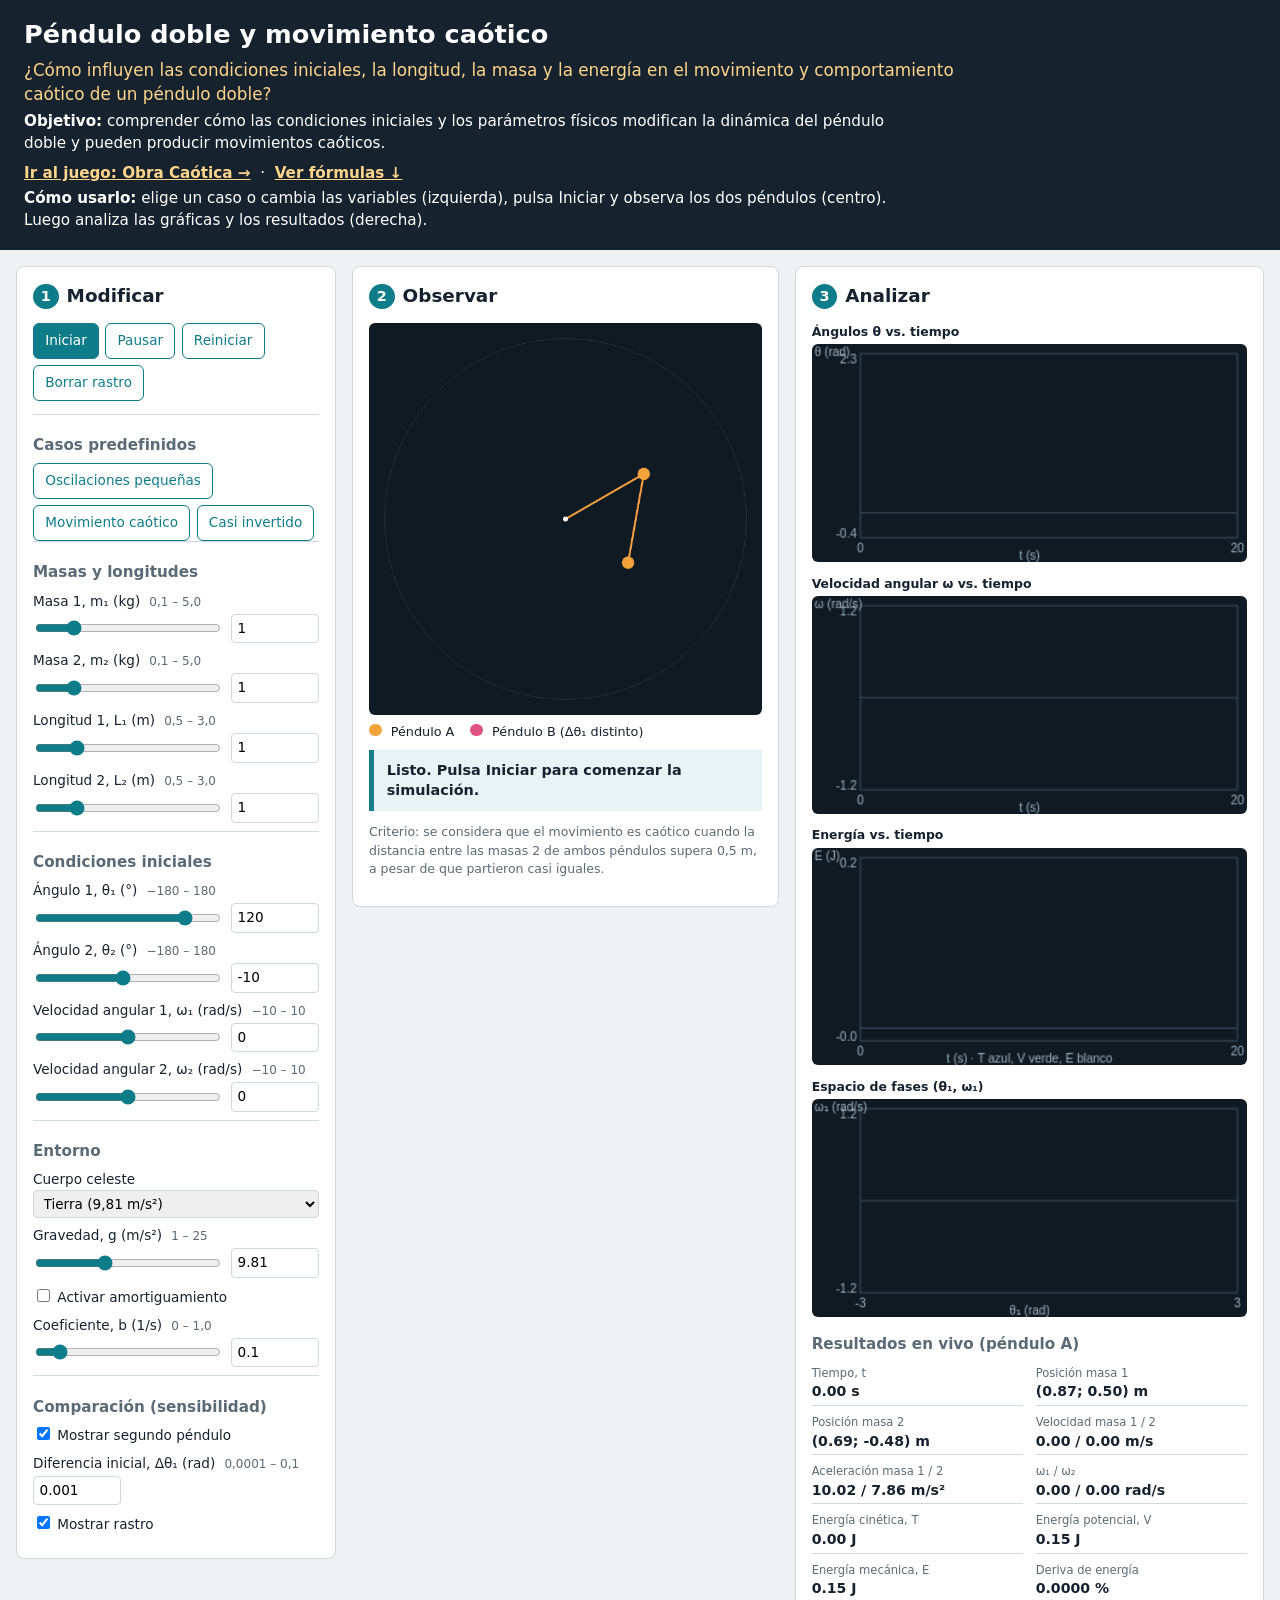
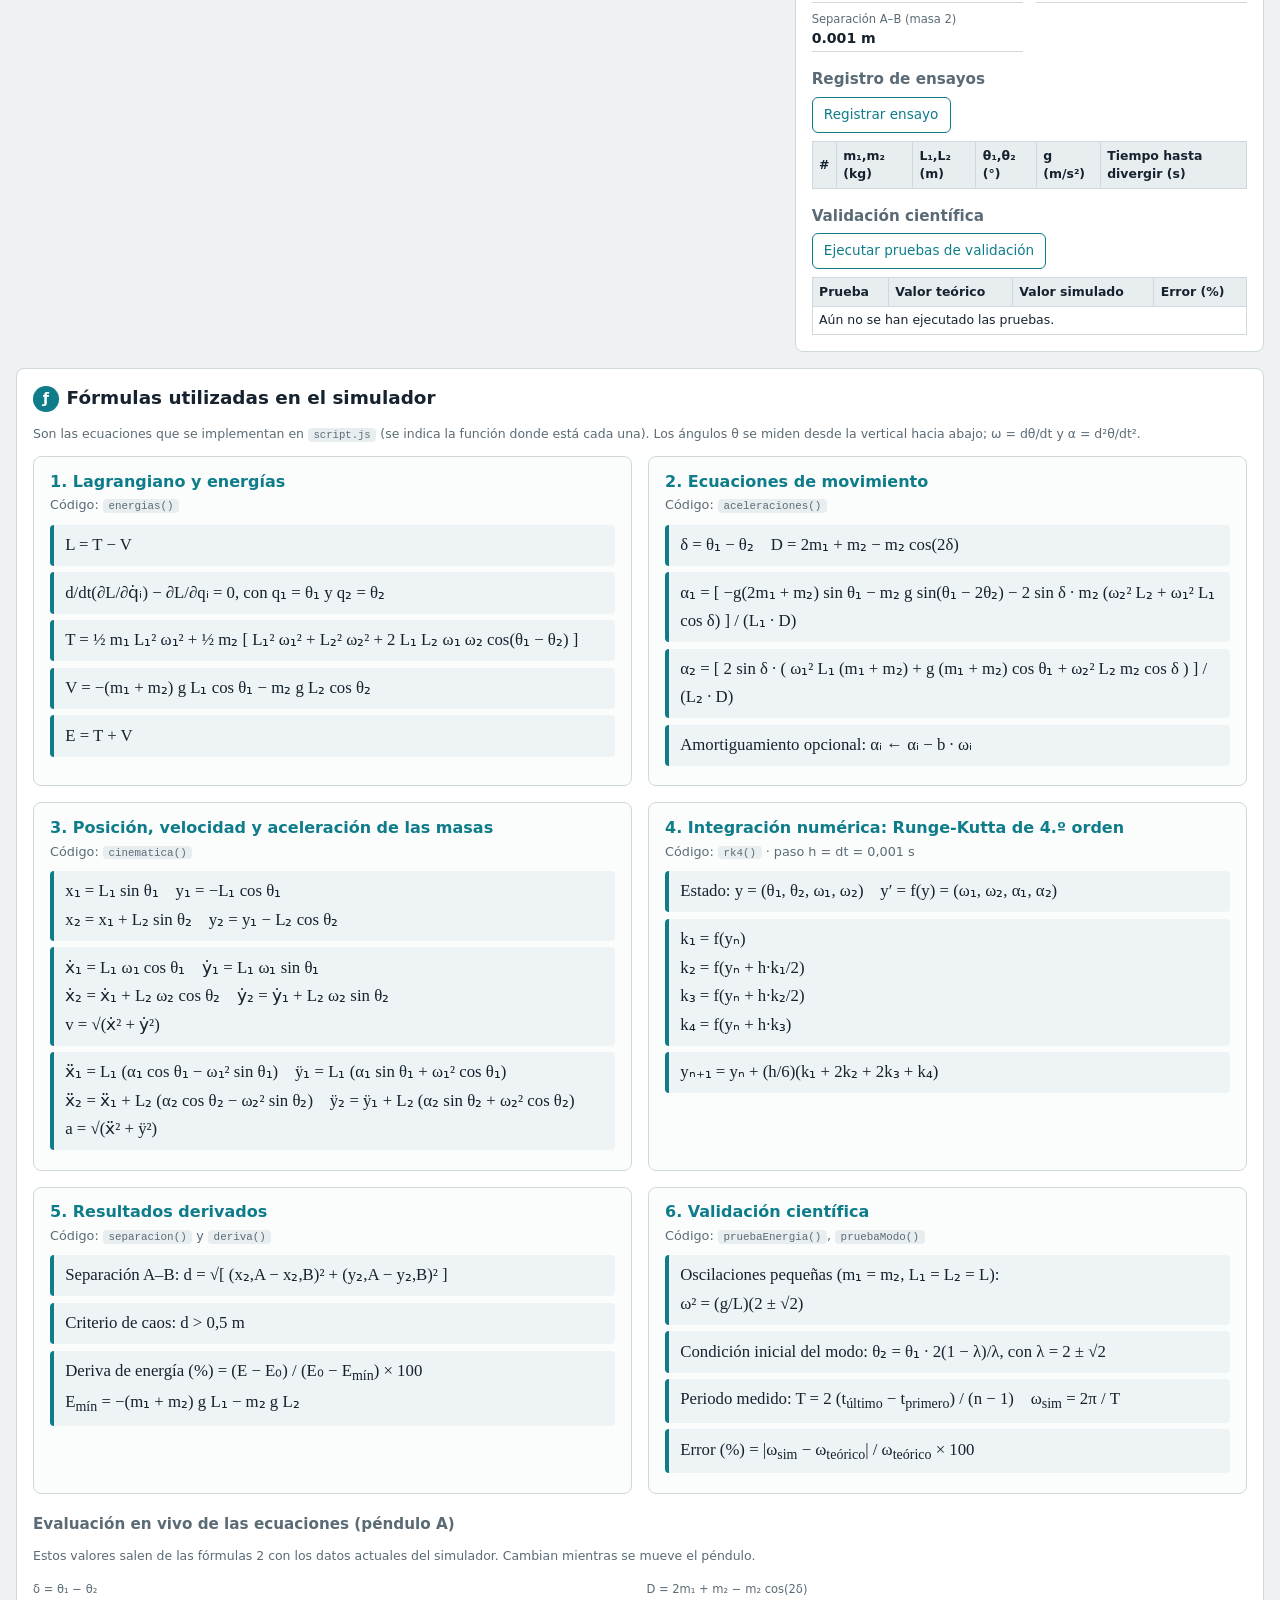
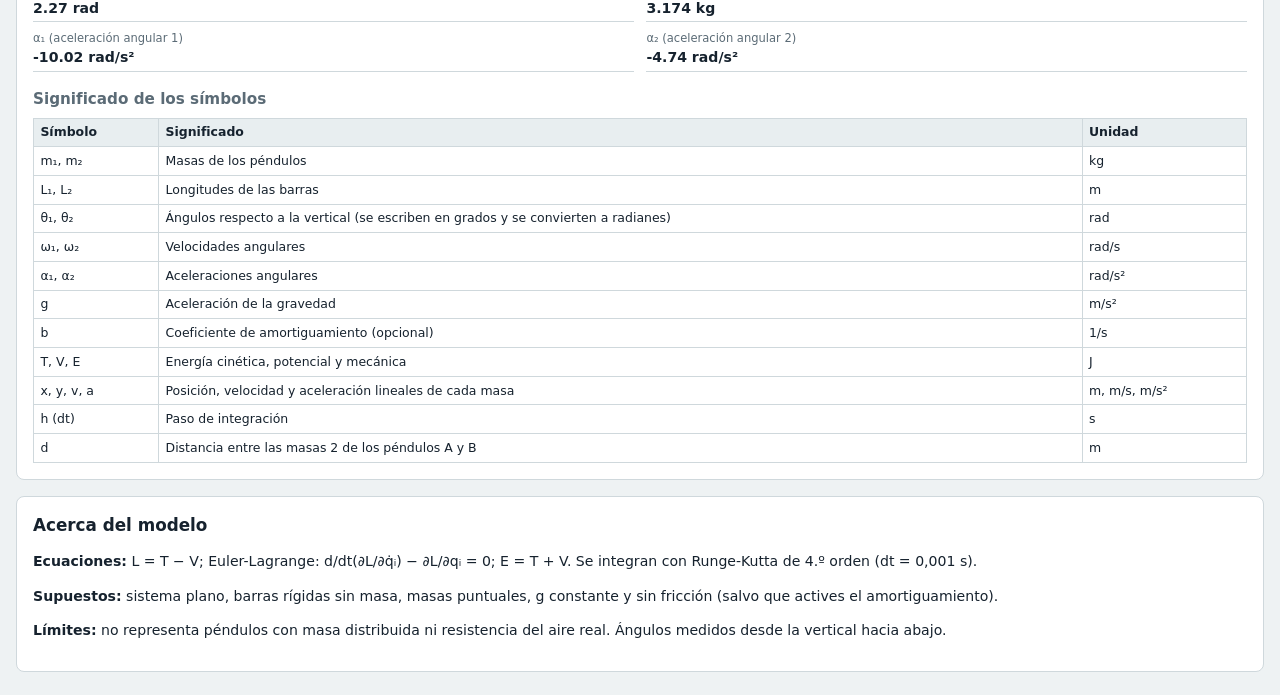
<file: index.html>
<!DOCTYPE html>
<html lang="es">
<head>
  <meta charset="UTF-8">
  <meta name="viewport" content="width=device-width, initial-scale=1">
  <title>Péndulo doble y movimiento caótico | Simulador</title>
  <link rel="stylesheet" href="style.css">
</head>
<body>

<!-- ============ A. IDENTIFICACIÓN Y ORIENTACIÓN ============ -->
<header class="cabecera">
  <h1>Péndulo doble y movimiento caótico</h1>
  <p class="pregunta">¿Cómo influyen las condiciones iniciales, la longitud, la masa y la energía en el movimiento y comportamiento caótico de un péndulo doble?</p>
  <p class="objetivo"><strong>Objetivo:</strong> comprender cómo las condiciones iniciales y los parámetros físicos modifican la dinámica del péndulo doble y pueden producir movimientos caóticos.</p>
  <p class="enlace"><a href="juego/index.html">Ir al juego: Obra Caótica →</a> &nbsp;·&nbsp; <a href="#formulas">Ver fórmulas ↓</a></p>
  <p class="uso"><strong>Cómo usarlo:</strong> elige un caso o cambia las variables (izquierda), pulsa Iniciar y observa los dos péndulos (centro). Luego analiza las gráficas y los resultados (derecha).</p>
</header>

<main class="rejilla">

  <!-- ============ 1. MODIFICAR: CONTROLES ============ -->
  <section class="panel" id="panel-controles" aria-labelledby="t-mod">
    <h2 id="t-mod"><span class="paso">1</span> Modificar</h2>

    <div class="fila-botones acciones">
      <button type="button" id="btn-iniciar" class="primario">Iniciar</button>
      <button type="button" id="btn-pausar">Pausar</button>
      <button type="button" id="btn-reiniciar">Reiniciar</button>
      <button type="button" id="btn-borrar">Borrar rastro</button>
    </div>
    <div class="grupo">
      <h3>Casos predefinidos</h3>
      <div class="fila-botones">
        <button type="button" data-preset="pequenas">Oscilaciones pequeñas</button>
        <button type="button" data-preset="caotico">Movimiento caótico</button>
        <button type="button" data-preset="invertido">Casi invertido</button>
      </div>
    </div>

    <div class="grupo">
      <h3>Masas y longitudes</h3>
      <label class="ctl">Masa 1, m₁ (kg) <span class="rango">0,1 – 5,0</span>
        <span class="par"><input type="range" id="r-m1" min="0.1" max="5" step="0.1" value="1"><input type="number" id="n-m1" min="0.1" max="5" step="0.1" value="1"></span></label>
      <label class="ctl">Masa 2, m₂ (kg) <span class="rango">0,1 – 5,0</span>
        <span class="par"><input type="range" id="r-m2" min="0.1" max="5" step="0.1" value="1"><input type="number" id="n-m2" min="0.1" max="5" step="0.1" value="1"></span></label>
      <label class="ctl">Longitud 1, L₁ (m) <span class="rango">0,5 – 3,0</span>
        <span class="par"><input type="range" id="r-L1" min="0.5" max="3" step="0.1" value="1"><input type="number" id="n-L1" min="0.5" max="3" step="0.1" value="1"></span></label>
      <label class="ctl">Longitud 2, L₂ (m) <span class="rango">0,5 – 3,0</span>
        <span class="par"><input type="range" id="r-L2" min="0.5" max="3" step="0.1" value="1"><input type="number" id="n-L2" min="0.5" max="3" step="0.1" value="1"></span></label>
    </div>

    <div class="grupo">
      <h3>Condiciones iniciales</h3>
      <label class="ctl">Ángulo 1, θ₁ (°) <span class="rango">−180 – 180</span>
        <span class="par"><input type="range" id="r-th1" min="-180" max="180" step="1" value="120"><input type="number" id="n-th1" min="-180" max="180" step="1" value="120"></span></label>
      <label class="ctl">Ángulo 2, θ₂ (°) <span class="rango">−180 – 180</span>
        <span class="par"><input type="range" id="r-th2" min="-180" max="180" step="1" value="-10"><input type="number" id="n-th2" min="-180" max="180" step="1" value="-10"></span></label>
      <label class="ctl">Velocidad angular 1, ω₁ (rad/s) <span class="rango">−10 – 10</span>
        <span class="par"><input type="range" id="r-w1" min="-10" max="10" step="0.1" value="0"><input type="number" id="n-w1" min="-10" max="10" step="0.1" value="0"></span></label>
      <label class="ctl">Velocidad angular 2, ω₂ (rad/s) <span class="rango">−10 – 10</span>
        <span class="par"><input type="range" id="r-w2" min="-10" max="10" step="0.1" value="0"><input type="number" id="n-w2" min="-10" max="10" step="0.1" value="0"></span></label>
    </div>

    <div class="grupo">
      <h3>Entorno</h3>
      <label class="ctl">Cuerpo celeste
        <select id="planeta">
          <option value="9.81">Tierra (9,81 m/s²)</option>
          <option value="1.62">Luna (1,62 m/s²)</option>
          <option value="3.71">Marte (3,71 m/s²)</option>
          <option value="24.79">Júpiter (24,79 m/s²)</option>
          <option value="custom">Personalizado</option>
        </select></label>
      <label class="ctl">Gravedad, g (m/s²) <span class="rango">1 – 25</span>
        <span class="par"><input type="range" id="r-g" min="1" max="25" step="0.01" value="9.81"><input type="number" id="n-g" min="1" max="25" step="0.01" value="9.81"></span></label>
      <label class="chk"><input type="checkbox" id="chk-amort"> Activar amortiguamiento</label>
      <label class="ctl">Coeficiente, b (1/s) <span class="rango">0 – 1,0</span>
        <span class="par"><input type="range" id="r-b" min="0" max="1" step="0.01" value="0.1"><input type="number" id="n-b" min="0" max="1" step="0.01" value="0.1"></span></label>
    </div>

    <div class="grupo">
      <h3>Comparación (sensibilidad)</h3>
      <label class="chk"><input type="checkbox" id="chk-comparar" checked> Mostrar segundo péndulo</label>
      <label class="ctl">Diferencia inicial, Δθ₁ (rad) <span class="rango">0,0001 – 0,1</span>
        <span class="par"><input type="number" id="n-dth" min="0.0001" max="0.1" step="0.0001" value="0.001"></span></label>
      <label class="chk"><input type="checkbox" id="chk-rastro" checked> Mostrar rastro</label>
    </div>

  </section>

  <!-- ============ 2. OBSERVAR: ANIMACIÓN ============ -->
  <section class="panel" id="panel-animacion" aria-labelledby="t-obs">
    <h2 id="t-obs"><span class="paso">2</span> Observar</h2>
    <canvas id="cv-anim" width="640" height="640" aria-label="Animación del péndulo doble"></canvas>
    <div class="leyenda">
      <span><i class="pt p1"></i> Péndulo A</span>
      <span><i class="pt p2"></i> Péndulo B (Δθ₁ distinto)</span>
    </div>
    <div id="mensaje" class="mensaje" role="status">Pulsa Iniciar para comenzar la simulación.</div>
    <p class="nota">Criterio: se considera que el movimiento es caótico cuando la distancia entre las masas 2 de ambos péndulos supera 0,5 m, a pesar de que partieron casi iguales.</p>
  </section>

  <!-- ============ 3. ANALIZAR: GRÁFICAS Y RESULTADOS ============ -->
  <section class="panel" id="panel-analisis" aria-labelledby="t-ana">
    <h2 id="t-ana"><span class="paso">3</span> Analizar</h2>

    <div class="graficas">
      <figure><figcaption>Ángulos θ vs. tiempo</figcaption><canvas id="cv-theta" width="360" height="180"></canvas></figure>
      <figure><figcaption>Velocidad angular ω vs. tiempo</figcaption><canvas id="cv-omega" width="360" height="180"></canvas></figure>
      <figure><figcaption>Energía vs. tiempo</figcaption><canvas id="cv-energia" width="360" height="180"></canvas></figure>
      <figure><figcaption>Espacio de fases (θ₁, ω₁)</figcaption><canvas id="cv-fases" width="360" height="180"></canvas></figure>
    </div>

    <h3>Resultados en vivo (péndulo A)</h3>
    <dl class="resultados">
      <div><dt>Tiempo, t</dt><dd><span id="out-t">0.00</span> s</dd></div>
      <div><dt>Posición masa 1</dt><dd>(<span id="out-x1">0.00</span>; <span id="out-y1">0.00</span>) m</dd></div>
      <div><dt>Posición masa 2</dt><dd>(<span id="out-x2">0.00</span>; <span id="out-y2">0.00</span>) m</dd></div>
      <div><dt>Velocidad masa 1 / 2</dt><dd><span id="out-v1">0.00</span> / <span id="out-v2">0.00</span> m/s</dd></div>
      <div><dt>Aceleración masa 1 / 2</dt><dd><span id="out-a1">0.00</span> / <span id="out-a2">0.00</span> m/s²</dd></div>
      <div><dt>ω₁ / ω₂</dt><dd><span id="out-w1">0.00</span> / <span id="out-w2">0.00</span> rad/s</dd></div>
      <div><dt>Energía cinética, T</dt><dd><span id="out-T">0.00</span> J</dd></div>
      <div><dt>Energía potencial, V</dt><dd><span id="out-V">0.00</span> J</dd></div>
      <div><dt>Energía mecánica, E</dt><dd><span id="out-E">0.00</span> J</dd></div>
      <div><dt>Deriva de energía</dt><dd><span id="out-deriva">0.0000</span> %</dd></div>
      <div><dt>Separación A–B (masa 2)</dt><dd><span id="out-sep">0.000</span> m</dd></div>
    </dl>

    <h3>Registro de ensayos</h3>
    <button type="button" id="btn-registrar">Registrar ensayo</button>
    <div class="tabla-scroll">
      <table>
        <thead><tr><th>#</th><th>m₁,m₂ (kg)</th><th>L₁,L₂ (m)</th><th>θ₁,θ₂ (°)</th><th>g (m/s²)</th><th>Tiempo hasta divergir (s)</th></tr></thead>
        <tbody id="tbody-ensayos"></tbody>
      </table>
    </div>

    <h3>Validación científica</h3>
    <button type="button" id="btn-validar">Ejecutar pruebas de validación</button>
    <div class="tabla-scroll">
      <table>
        <thead><tr><th>Prueba</th><th>Valor teórico</th><th>Valor simulado</th><th>Error (%)</th></tr></thead>
        <tbody id="tbody-validacion"><tr><td colspan="4">Aún no se han ejecutado las pruebas.</td></tr></tbody>
      </table>
    </div>
  </section>
</main>

<!-- ============ FÓRMULAS UTILIZADAS EN EL SIMULADOR ============ -->
<section class="panel formulas" id="formulas" aria-labelledby="t-formulas">
  <h2 id="t-formulas"><span class="paso">ƒ</span> Fórmulas utilizadas en el simulador</h2>
  <p class="nota">Son las ecuaciones que se implementan en <code>script.js</code> (se indica la función donde está cada una). Los ángulos θ se miden desde la vertical hacia abajo; ω = dθ/dt y α = d²θ/dt².</p>

  <div class="f-grid">
    <article class="f-card">
      <h3>1. Lagrangiano y energías</h3>
      <p class="donde">Código: <code>energias()</code></p>
      <div class="formula">L = T − V</div>
      <div class="formula">d/dt(∂L/∂q̇ᵢ) − ∂L/∂qᵢ = 0, con q₁ = θ₁ y q₂ = θ₂</div>
      <div class="formula">T = ½ m₁ L₁² ω₁² + ½ m₂ [ L₁² ω₁² + L₂² ω₂² + 2 L₁ L₂ ω₁ ω₂ cos(θ₁ − θ₂) ]</div>
      <div class="formula">V = −(m₁ + m₂) g L₁ cos θ₁ − m₂ g L₂ cos θ₂</div>
      <div class="formula">E = T + V</div>
    </article>

    <article class="f-card">
      <h3>2. Ecuaciones de movimiento</h3>
      <p class="donde">Código: <code>aceleraciones()</code></p>
      <div class="formula">δ = θ₁ − θ₂ &nbsp;&nbsp; D = 2m₁ + m₂ − m₂ cos(2δ)</div>
      <div class="formula">α₁ = [ −g(2m₁ + m₂) sin θ₁ − m₂ g sin(θ₁ − 2θ₂) − 2 sin δ · m₂ (ω₂² L₂ + ω₁² L₁ cos δ) ] / (L₁ · D)</div>
      <div class="formula">α₂ = [ 2 sin δ · ( ω₁² L₁ (m₁ + m₂) + g (m₁ + m₂) cos θ₁ + ω₂² L₂ m₂ cos δ ) ] / (L₂ · D)</div>
      <div class="formula">Amortiguamiento opcional: αᵢ ← αᵢ − b · ωᵢ</div>
    </article>

    <article class="f-card">
      <h3>3. Posición, velocidad y aceleración de las masas</h3>
      <p class="donde">Código: <code>cinematica()</code></p>
      <div class="formula">x₁ = L₁ sin θ₁ &nbsp;&nbsp; y₁ = −L₁ cos θ₁<br>x₂ = x₁ + L₂ sin θ₂ &nbsp;&nbsp; y₂ = y₁ − L₂ cos θ₂</div>
      <div class="formula">ẋ₁ = L₁ ω₁ cos θ₁ &nbsp;&nbsp; ẏ₁ = L₁ ω₁ sin θ₁<br>ẋ₂ = ẋ₁ + L₂ ω₂ cos θ₂ &nbsp;&nbsp; ẏ₂ = ẏ₁ + L₂ ω₂ sin θ₂<br>v = √(ẋ² + ẏ²)</div>
      <div class="formula">ẍ₁ = L₁ (α₁ cos θ₁ − ω₁² sin θ₁) &nbsp;&nbsp; ÿ₁ = L₁ (α₁ sin θ₁ + ω₁² cos θ₁)<br>ẍ₂ = ẍ₁ + L₂ (α₂ cos θ₂ − ω₂² sin θ₂) &nbsp;&nbsp; ÿ₂ = ÿ₁ + L₂ (α₂ sin θ₂ + ω₂² cos θ₂)<br>a = √(ẍ² + ÿ²)</div>
    </article>

    <article class="f-card">
      <h3>4. Integración numérica: Runge-Kutta de 4.º orden</h3>
      <p class="donde">Código: <code>rk4()</code> · paso h = dt = 0,001 s</p>
      <div class="formula">Estado: y = (θ₁, θ₂, ω₁, ω₂) &nbsp;&nbsp; y′ = f(y) = (ω₁, ω₂, α₁, α₂)</div>
      <div class="formula">k₁ = f(yₙ)<br>k₂ = f(yₙ + h·k₁/2)<br>k₃ = f(yₙ + h·k₂/2)<br>k₄ = f(yₙ + h·k₃)</div>
      <div class="formula">yₙ₊₁ = yₙ + (h/6)(k₁ + 2k₂ + 2k₃ + k₄)</div>
    </article>

    <article class="f-card">
      <h3>5. Resultados derivados</h3>
      <p class="donde">Código: <code>separacion()</code> y <code>deriva()</code></p>
      <div class="formula">Separación A–B: d = √[ (x₂,A − x₂,B)² + (y₂,A − y₂,B)² ]</div>
      <div class="formula">Criterio de caos: d &gt; 0,5 m</div>
      <div class="formula">Deriva de energía (%) = (E − E₀) / (E₀ − E<sub>mín</sub>) × 100<br>E<sub>mín</sub> = −(m₁ + m₂) g L₁ − m₂ g L₂</div>
    </article>

    <article class="f-card">
      <h3>6. Validación científica</h3>
      <p class="donde">Código: <code>pruebaEnergia()</code>, <code>pruebaModo()</code></p>
      <div class="formula">Oscilaciones pequeñas (m₁ = m₂, L₁ = L₂ = L):<br>ω² = (g/L)(2 ± √2)</div>
      <div class="formula">Condición inicial del modo: θ₂ = θ₁ · 2(1 − λ)/λ, con λ = 2 ± √2</div>
      <div class="formula">Periodo medido: T = 2 (t<sub>último</sub> − t<sub>primero</sub>) / (n − 1) &nbsp;&nbsp; ω<sub>sim</sub> = 2π / T</div>
      <div class="formula">Error (%) = |ω<sub>sim</sub> − ω<sub>teórico</sub>| / ω<sub>teórico</sub> × 100</div>
    </article>
  </div>

  <h3>Evaluación en vivo de las ecuaciones (péndulo A)</h3>
  <p class="nota">Estos valores salen de las fórmulas 2 con los datos actuales del simulador. Cambian mientras se mueve el péndulo.</p>
  <dl class="resultados">
    <div><dt>δ = θ₁ − θ₂</dt><dd><span id="out-delta">0.00</span> rad</dd></div>
    <div><dt>D = 2m₁ + m₂ − m₂ cos(2δ)</dt><dd><span id="out-D">0.000</span> kg</dd></div>
    <div><dt>α₁ (aceleración angular 1)</dt><dd><span id="out-al1">0.00</span> rad/s²</dd></div>
    <div><dt>α₂ (aceleración angular 2)</dt><dd><span id="out-al2">0.00</span> rad/s²</dd></div>
  </dl>

  <h3>Significado de los símbolos</h3>
  <div class="tabla-scroll">
    <table>
      <thead><tr><th>Símbolo</th><th>Significado</th><th>Unidad</th></tr></thead>
      <tbody>
        <tr><td>m₁, m₂</td><td>Masas de los péndulos</td><td>kg</td></tr>
        <tr><td>L₁, L₂</td><td>Longitudes de las barras</td><td>m</td></tr>
        <tr><td>θ₁, θ₂</td><td>Ángulos respecto a la vertical (se escriben en grados y se convierten a radianes)</td><td>rad</td></tr>
        <tr><td>ω₁, ω₂</td><td>Velocidades angulares</td><td>rad/s</td></tr>
        <tr><td>α₁, α₂</td><td>Aceleraciones angulares</td><td>rad/s²</td></tr>
        <tr><td>g</td><td>Aceleración de la gravedad</td><td>m/s²</td></tr>
        <tr><td>b</td><td>Coeficiente de amortiguamiento (opcional)</td><td>1/s</td></tr>
        <tr><td>T, V, E</td><td>Energía cinética, potencial y mecánica</td><td>J</td></tr>
        <tr><td>x, y, v, a</td><td>Posición, velocidad y aceleración lineales de cada masa</td><td>m, m/s, m/s²</td></tr>
        <tr><td>h (dt)</td><td>Paso de integración</td><td>s</td></tr>
        <tr><td>d</td><td>Distancia entre las masas 2 de los péndulos A y B</td><td>m</td></tr>
      </tbody>
    </table>
  </div>
</section>

<!-- ============ ACERCA DEL MODELO ============ -->
<footer class="modelo">
  <h2>Acerca del modelo</h2>
  <p><strong>Ecuaciones:</strong> L = T − V; Euler-Lagrange: d/dt(∂L/∂q̇ᵢ) − ∂L/∂qᵢ = 0; E = T + V. Se integran con Runge-Kutta de 4.º orden (dt = 0,001 s).</p>
  <p><strong>Supuestos:</strong> sistema plano, barras rígidas sin masa, masas puntuales, g constante y sin fricción (salvo que actives el amortiguamiento).</p>
  <p><strong>Límites:</strong> no representa péndulos con masa distribuida ni resistencia del aire real. Ángulos medidos desde la vertical hacia abajo.</p>
</footer>

<script src="script.js"></script>
</body>
</html>
</file>
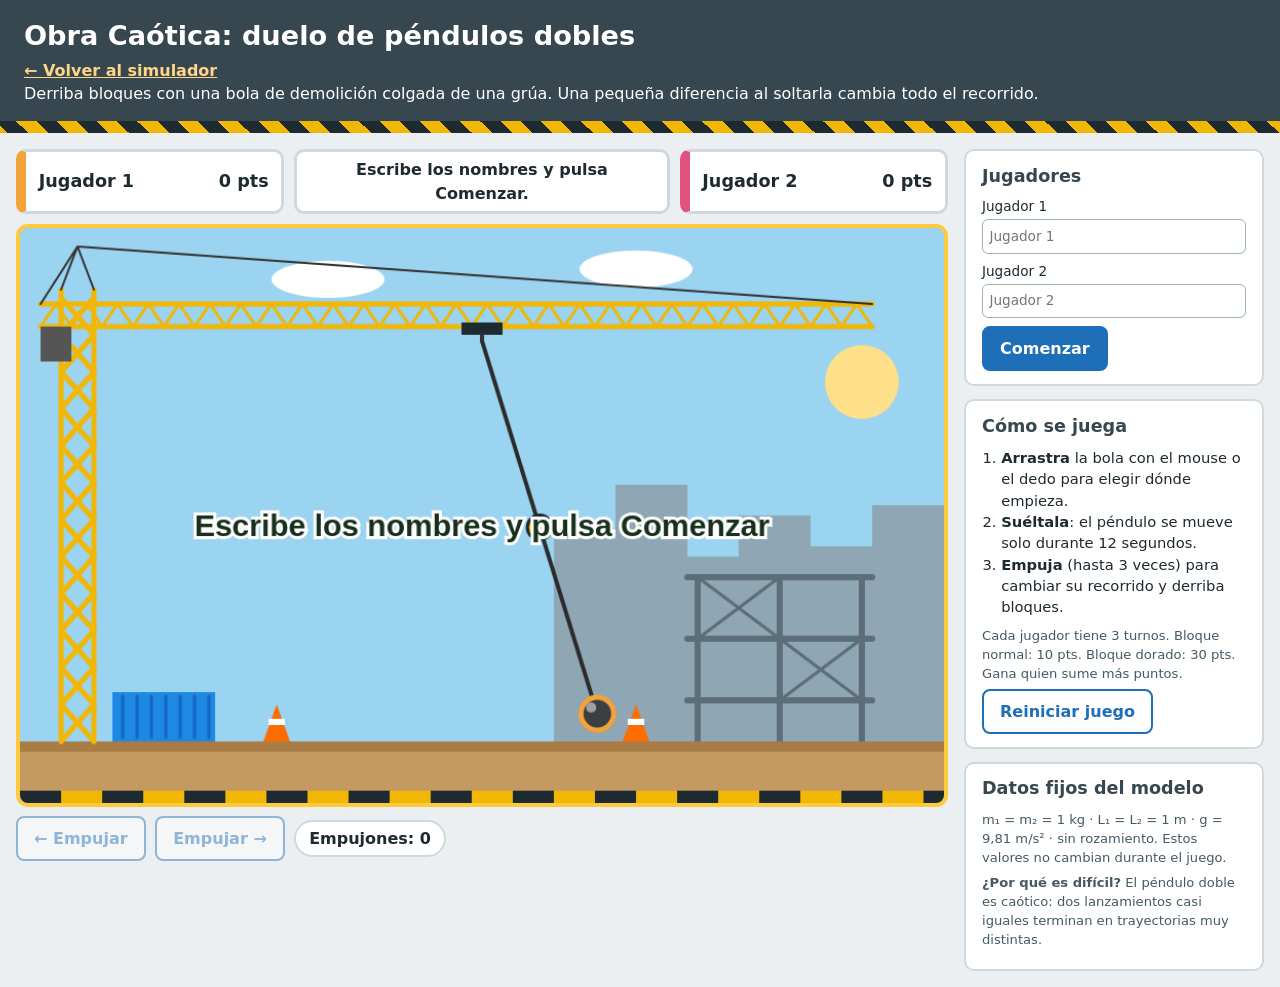
<file: juego/index.html>
<!DOCTYPE html>
<html lang="es">
<head>
  <meta charset="UTF-8">
  <meta name="viewport" content="width=device-width, initial-scale=1">
  <title>Obra Caótica | Duelo de péndulos dobles</title>
  <link rel="stylesheet" href="style.css">
</head>
<body>

<!-- ============ CABECERA ============ -->
<header class="cab">
  <h1>Obra Caótica: duelo de péndulos dobles</h1>
  <p><a class="volver" href="../simulador/index.html">← Volver al simulador</a></p>
  <p>Derriba bloques con una bola de demolición colgada de una grúa. Una pequeña diferencia al soltarla cambia todo el recorrido.</p>
</header>

<main class="juego">

  <!-- ============ ESCENA DE LA OBRA ============ -->
  <section class="escena" aria-label="Escena del juego">
    <div class="barra">
      <div class="tarj" id="tarj-1"><span class="nom" id="nom-1">Jugador 1</span><b><span id="pts-1">0</span> pts</b></div>
      <div class="centro"><span id="estado">Escribe los nombres y pulsa Comenzar.</span><span id="tiempo"></span></div>
      <div class="tarj" id="tarj-2"><span class="nom" id="nom-2">Jugador 2</span><b><span id="pts-2">0</span> pts</b></div>
    </div>

    <div class="lienzo">
      <canvas id="cv" width="900" height="560" aria-label="Obra en construcción con un péndulo doble y bloques"></canvas>
      <div id="banner" class="banner" role="alert" hidden>
        <div class="banner-palabra" id="banner-texto">¡GANASTE!</div>
        <div class="banner-sub" id="banner-sub"></div>
      </div>
    </div>

    <div class="controles">
      <button type="button" id="btn-izq" disabled>← Empujar</button>
      <button type="button" id="btn-der" disabled>Empujar →</button>
      <span id="empujes" class="chip">Empujones: 0</span>
      <button type="button" id="btn-siguiente" class="primario" hidden>Siguiente turno</button>
    </div>
  </section>

  <!-- ============ PANEL LATERAL ============ -->
  <aside class="lateral">
    <div class="caja" id="config">
      <h2>Jugadores</h2>
      <label>Jugador 1 <input type="text" id="j-nombre1" maxlength="20" placeholder="Jugador 1"></label>
      <label>Jugador 2 <input type="text" id="j-nombre2" maxlength="20" placeholder="Jugador 2"></label>
      <button type="button" id="btn-comenzar" class="primario">Comenzar</button>
    </div>

    <div class="caja">
      <h2>Cómo se juega</h2>
      <ol>
        <li><strong>Arrastra</strong> la bola con el mouse o el dedo para elegir dónde empieza.</li>
        <li><strong>Suéltala</strong>: el péndulo se mueve solo durante 12 segundos.</li>
        <li><strong>Empuja</strong> (hasta 3 veces) para cambiar su recorrido y derriba bloques.</li>
      </ol>
      <p class="nota">Cada jugador tiene 3 turnos. Bloque normal: 10 pts. Bloque dorado: 30 pts. Gana quien sume más puntos.</p>
      <button type="button" id="btn-reiniciar">Reiniciar juego</button>
    </div>

    <div class="caja">
      <h2>Datos fijos del modelo</h2>
      <p class="nota">m₁ = m₂ = 1 kg · L₁ = L₂ = 1 m · g = 9,81 m/s² · sin rozamiento. Estos valores no cambian durante el juego.</p>
      <p class="nota"><strong>¿Por qué es difícil?</strong> El péndulo doble es caótico: dos lanzamientos casi iguales terminan en trayectorias muy distintas.</p>
    </div>
  </aside>
</main>

<script src="script.js"></script>
</body>
</html>
</file>
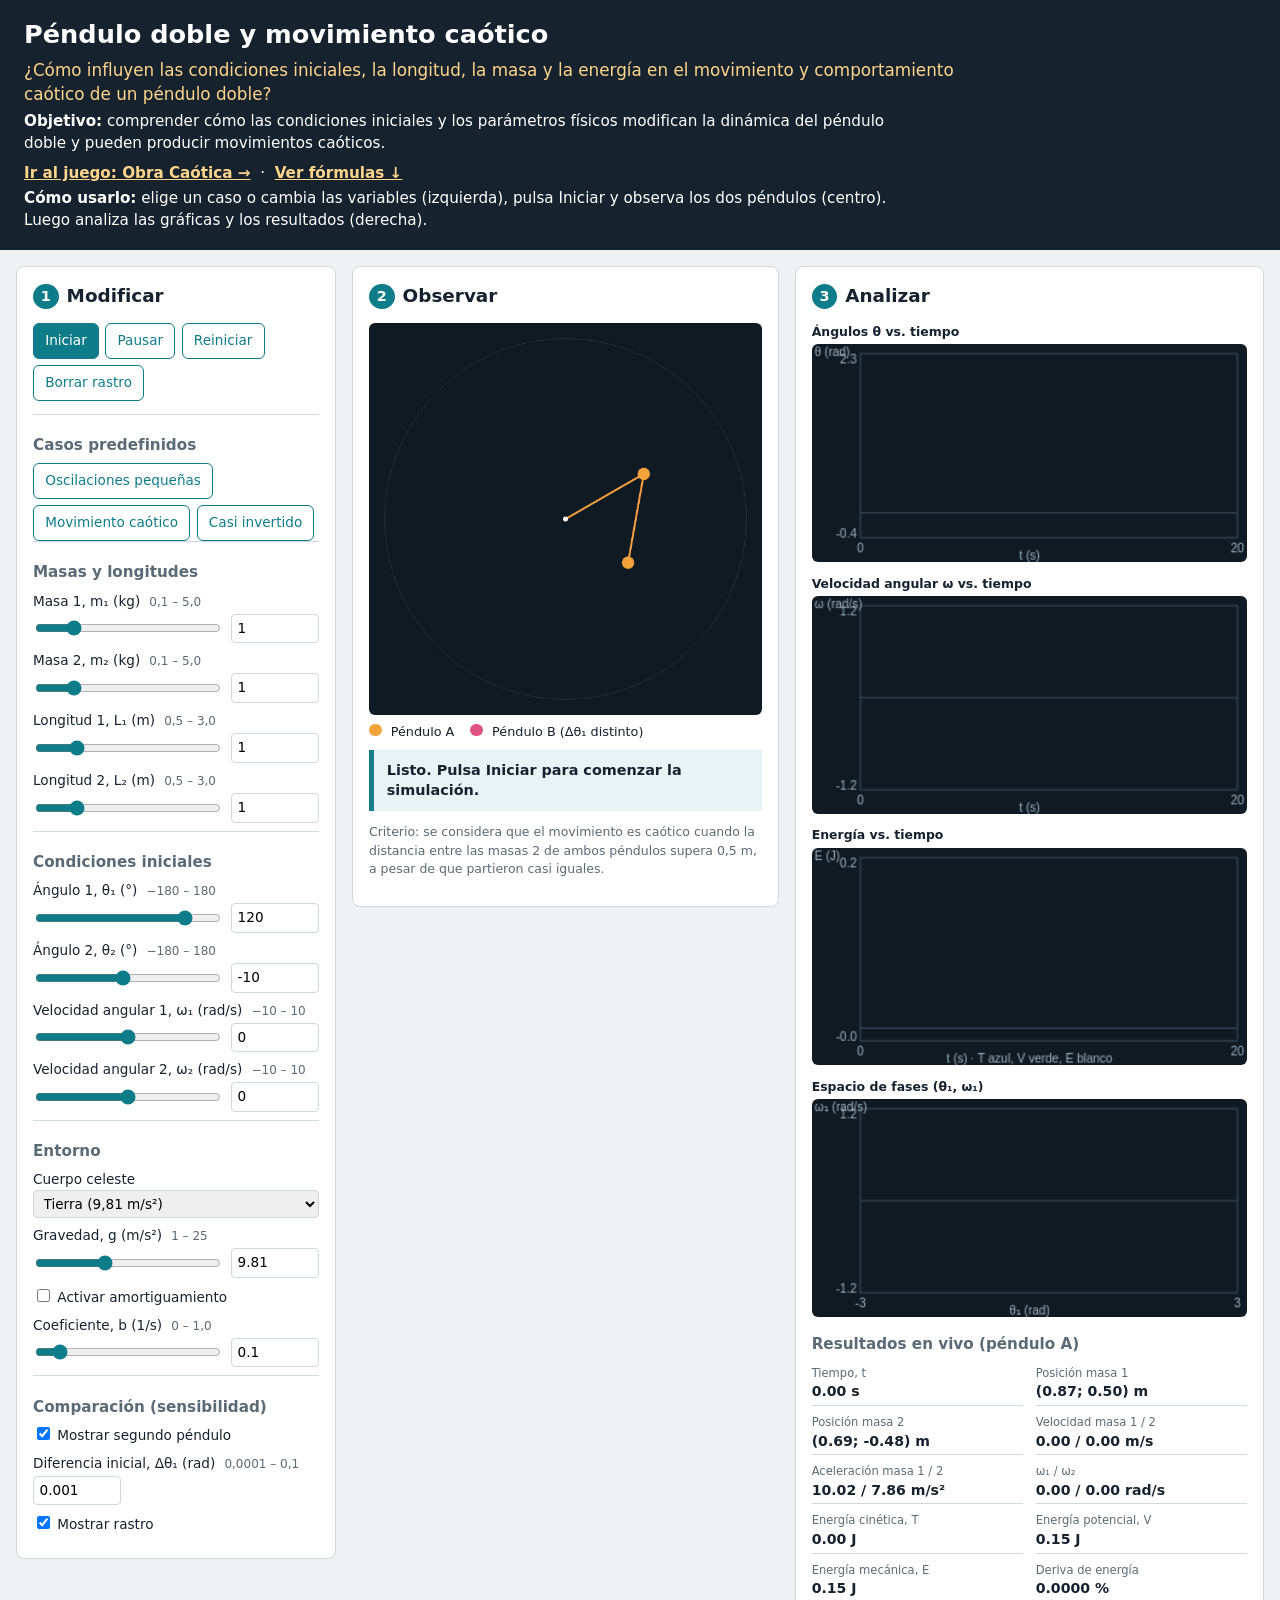
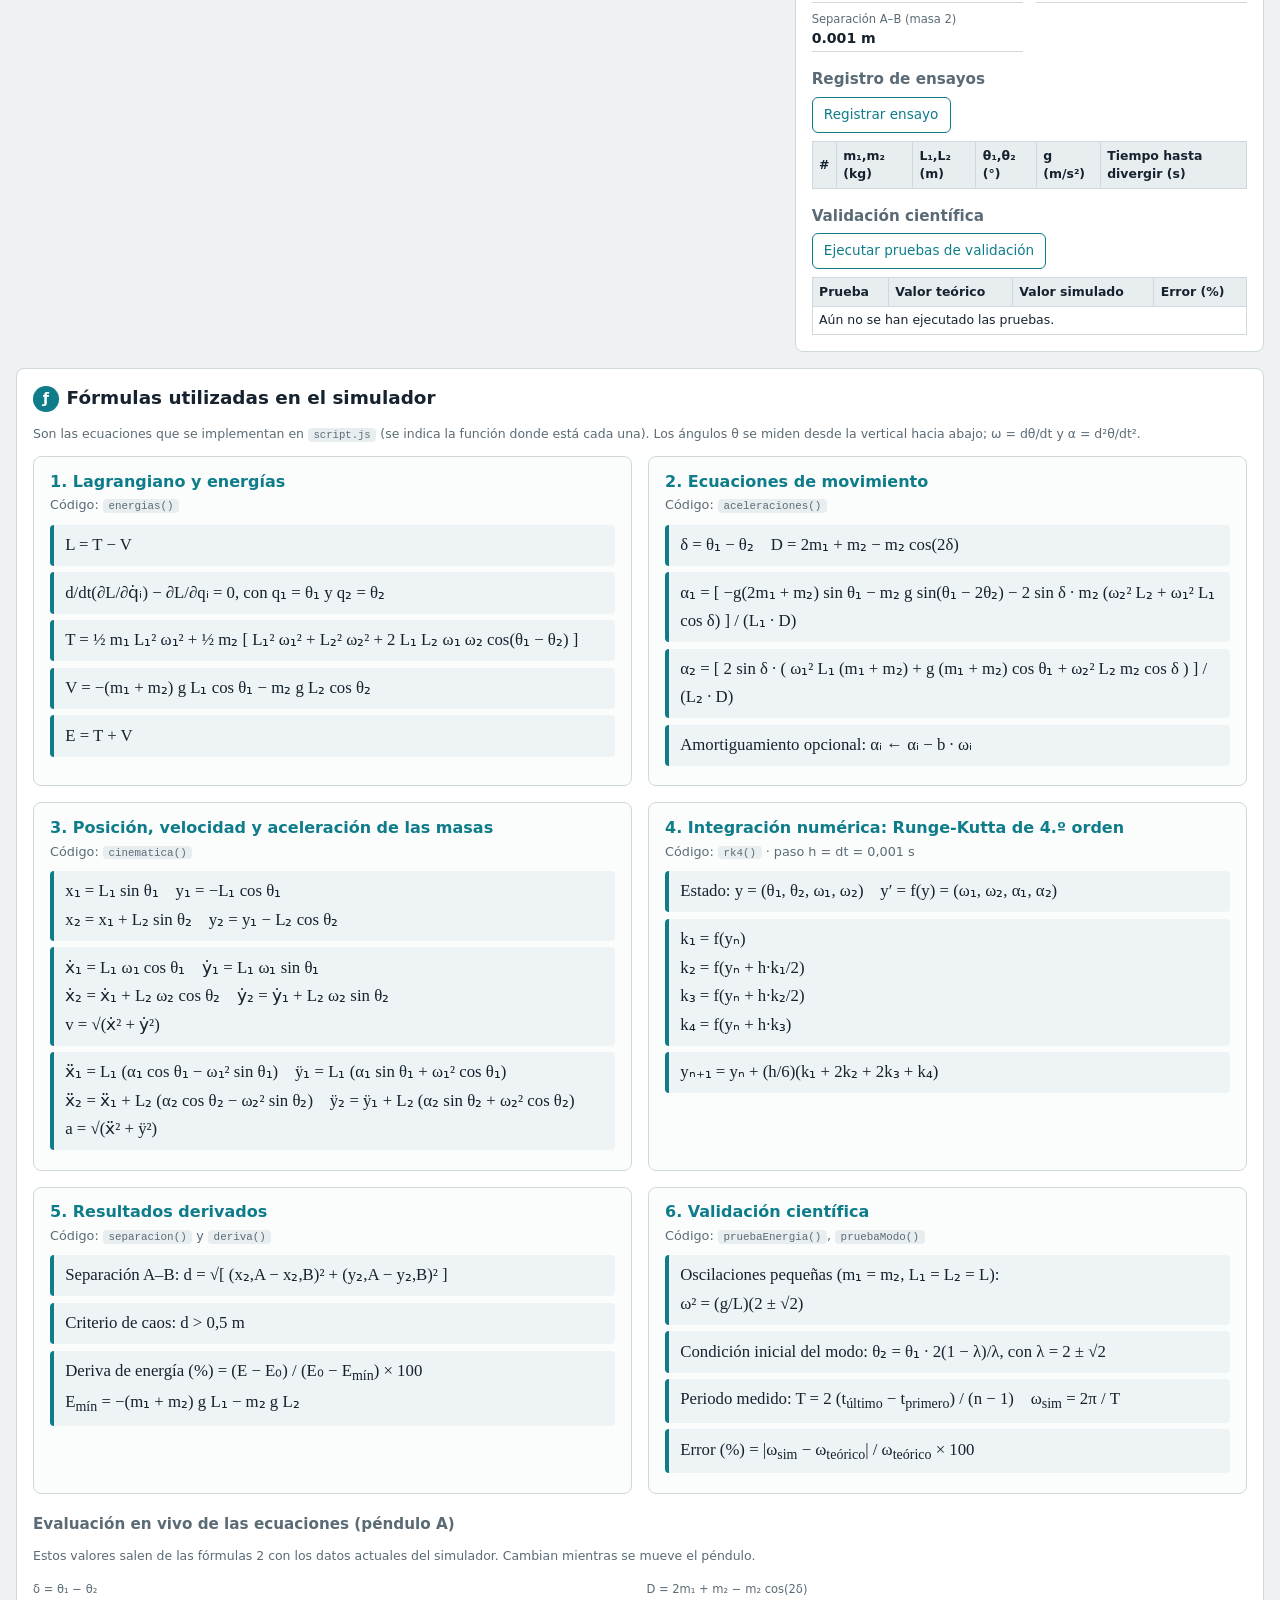
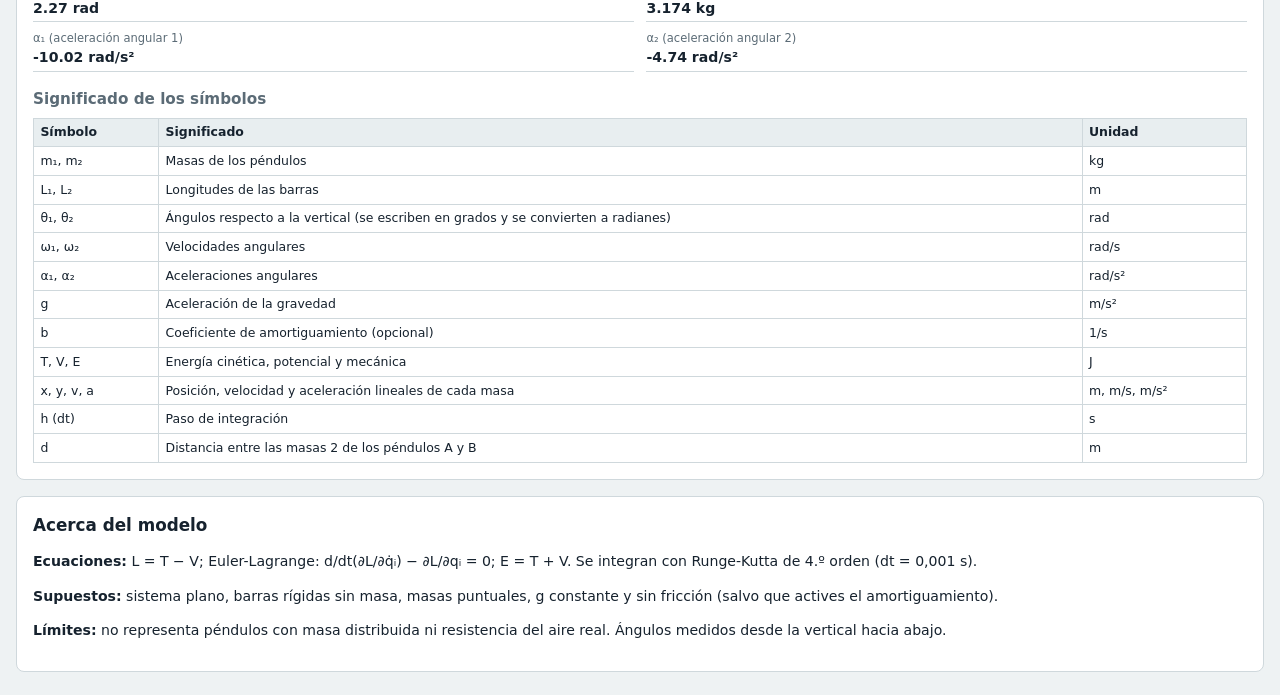
<file: simulador/index.html>
<!DOCTYPE html>
<html lang="es">
<head>
  <meta charset="UTF-8">
  <meta name="viewport" content="width=device-width, initial-scale=1">
  <title>Péndulo doble y movimiento caótico | Simulador</title>
  <link rel="stylesheet" href="style.css">
</head>
<body>

<!-- ============ A. IDENTIFICACIÓN Y ORIENTACIÓN ============ -->
<header class="cabecera">
  <h1>Péndulo doble y movimiento caótico</h1>
  <p class="pregunta">¿Cómo influyen las condiciones iniciales, la longitud, la masa y la energía en el movimiento y comportamiento caótico de un péndulo doble?</p>
  <p class="objetivo"><strong>Objetivo:</strong> comprender cómo las condiciones iniciales y los parámetros físicos modifican la dinámica del péndulo doble y pueden producir movimientos caóticos.</p>
  <p class="enlace"><a href="../juego/index.html">Ir al juego: Obra Caótica →</a> &nbsp;·&nbsp; <a href="#formulas">Ver fórmulas ↓</a></p>
  <p class="uso"><strong>Cómo usarlo:</strong> elige un caso o cambia las variables (izquierda), pulsa Iniciar y observa los dos péndulos (centro). Luego analiza las gráficas y los resultados (derecha).</p>
</header>

<main class="rejilla">

  <!-- ============ 1. MODIFICAR: CONTROLES ============ -->
  <section class="panel" id="panel-controles" aria-labelledby="t-mod">
    <h2 id="t-mod"><span class="paso">1</span> Modificar</h2>

    <div class="fila-botones acciones">
      <button type="button" id="btn-iniciar" class="primario">Iniciar</button>
      <button type="button" id="btn-pausar">Pausar</button>
      <button type="button" id="btn-reiniciar">Reiniciar</button>
      <button type="button" id="btn-borrar">Borrar rastro</button>
    </div>
    <div class="grupo">
      <h3>Casos predefinidos</h3>
      <div class="fila-botones">
        <button type="button" data-preset="pequenas">Oscilaciones pequeñas</button>
        <button type="button" data-preset="caotico">Movimiento caótico</button>
        <button type="button" data-preset="invertido">Casi invertido</button>
      </div>
    </div>

    <div class="grupo">
      <h3>Masas y longitudes</h3>
      <label class="ctl">Masa 1, m₁ (kg) <span class="rango">0,1 – 5,0</span>
        <span class="par"><input type="range" id="r-m1" min="0.1" max="5" step="0.1" value="1"><input type="number" id="n-m1" min="0.1" max="5" step="0.1" value="1"></span></label>
      <label class="ctl">Masa 2, m₂ (kg) <span class="rango">0,1 – 5,0</span>
        <span class="par"><input type="range" id="r-m2" min="0.1" max="5" step="0.1" value="1"><input type="number" id="n-m2" min="0.1" max="5" step="0.1" value="1"></span></label>
      <label class="ctl">Longitud 1, L₁ (m) <span class="rango">0,5 – 3,0</span>
        <span class="par"><input type="range" id="r-L1" min="0.5" max="3" step="0.1" value="1"><input type="number" id="n-L1" min="0.5" max="3" step="0.1" value="1"></span></label>
      <label class="ctl">Longitud 2, L₂ (m) <span class="rango">0,5 – 3,0</span>
        <span class="par"><input type="range" id="r-L2" min="0.5" max="3" step="0.1" value="1"><input type="number" id="n-L2" min="0.5" max="3" step="0.1" value="1"></span></label>
    </div>

    <div class="grupo">
      <h3>Condiciones iniciales</h3>
      <label class="ctl">Ángulo 1, θ₁ (°) <span class="rango">−180 – 180</span>
        <span class="par"><input type="range" id="r-th1" min="-180" max="180" step="1" value="120"><input type="number" id="n-th1" min="-180" max="180" step="1" value="120"></span></label>
      <label class="ctl">Ángulo 2, θ₂ (°) <span class="rango">−180 – 180</span>
        <span class="par"><input type="range" id="r-th2" min="-180" max="180" step="1" value="-10"><input type="number" id="n-th2" min="-180" max="180" step="1" value="-10"></span></label>
      <label class="ctl">Velocidad angular 1, ω₁ (rad/s) <span class="rango">−10 – 10</span>
        <span class="par"><input type="range" id="r-w1" min="-10" max="10" step="0.1" value="0"><input type="number" id="n-w1" min="-10" max="10" step="0.1" value="0"></span></label>
      <label class="ctl">Velocidad angular 2, ω₂ (rad/s) <span class="rango">−10 – 10</span>
        <span class="par"><input type="range" id="r-w2" min="-10" max="10" step="0.1" value="0"><input type="number" id="n-w2" min="-10" max="10" step="0.1" value="0"></span></label>
    </div>

    <div class="grupo">
      <h3>Entorno</h3>
      <label class="ctl">Cuerpo celeste
        <select id="planeta">
          <option value="9.81">Tierra (9,81 m/s²)</option>
          <option value="1.62">Luna (1,62 m/s²)</option>
          <option value="3.71">Marte (3,71 m/s²)</option>
          <option value="24.79">Júpiter (24,79 m/s²)</option>
          <option value="custom">Personalizado</option>
        </select></label>
      <label class="ctl">Gravedad, g (m/s²) <span class="rango">1 – 25</span>
        <span class="par"><input type="range" id="r-g" min="1" max="25" step="0.01" value="9.81"><input type="number" id="n-g" min="1" max="25" step="0.01" value="9.81"></span></label>
      <label class="chk"><input type="checkbox" id="chk-amort"> Activar amortiguamiento</label>
      <label class="ctl">Coeficiente, b (1/s) <span class="rango">0 – 1,0</span>
        <span class="par"><input type="range" id="r-b" min="0" max="1" step="0.01" value="0.1"><input type="number" id="n-b" min="0" max="1" step="0.01" value="0.1"></span></label>
    </div>

    <div class="grupo">
      <h3>Comparación (sensibilidad)</h3>
      <label class="chk"><input type="checkbox" id="chk-comparar" checked> Mostrar segundo péndulo</label>
      <label class="ctl">Diferencia inicial, Δθ₁ (rad) <span class="rango">0,0001 – 0,1</span>
        <span class="par"><input type="number" id="n-dth" min="0.0001" max="0.1" step="0.0001" value="0.001"></span></label>
      <label class="chk"><input type="checkbox" id="chk-rastro" checked> Mostrar rastro</label>
    </div>

  </section>

  <!-- ============ 2. OBSERVAR: ANIMACIÓN ============ -->
  <section class="panel" id="panel-animacion" aria-labelledby="t-obs">
    <h2 id="t-obs"><span class="paso">2</span> Observar</h2>
    <canvas id="cv-anim" width="640" height="640" aria-label="Animación del péndulo doble"></canvas>
    <div class="leyenda">
      <span><i class="pt p1"></i> Péndulo A</span>
      <span><i class="pt p2"></i> Péndulo B (Δθ₁ distinto)</span>
    </div>
    <div id="mensaje" class="mensaje" role="status">Pulsa Iniciar para comenzar la simulación.</div>
    <p class="nota">Criterio: se considera que el movimiento es caótico cuando la distancia entre las masas 2 de ambos péndulos supera 0,5 m, a pesar de que partieron casi iguales.</p>
  </section>

  <!-- ============ 3. ANALIZAR: GRÁFICAS Y RESULTADOS ============ -->
  <section class="panel" id="panel-analisis" aria-labelledby="t-ana">
    <h2 id="t-ana"><span class="paso">3</span> Analizar</h2>

    <div class="graficas">
      <figure><figcaption>Ángulos θ vs. tiempo</figcaption><canvas id="cv-theta" width="360" height="180"></canvas></figure>
      <figure><figcaption>Velocidad angular ω vs. tiempo</figcaption><canvas id="cv-omega" width="360" height="180"></canvas></figure>
      <figure><figcaption>Energía vs. tiempo</figcaption><canvas id="cv-energia" width="360" height="180"></canvas></figure>
      <figure><figcaption>Espacio de fases (θ₁, ω₁)</figcaption><canvas id="cv-fases" width="360" height="180"></canvas></figure>
    </div>

    <h3>Resultados en vivo (péndulo A)</h3>
    <dl class="resultados">
      <div><dt>Tiempo, t</dt><dd><span id="out-t">0.00</span> s</dd></div>
      <div><dt>Posición masa 1</dt><dd>(<span id="out-x1">0.00</span>; <span id="out-y1">0.00</span>) m</dd></div>
      <div><dt>Posición masa 2</dt><dd>(<span id="out-x2">0.00</span>; <span id="out-y2">0.00</span>) m</dd></div>
      <div><dt>Velocidad masa 1 / 2</dt><dd><span id="out-v1">0.00</span> / <span id="out-v2">0.00</span> m/s</dd></div>
      <div><dt>Aceleración masa 1 / 2</dt><dd><span id="out-a1">0.00</span> / <span id="out-a2">0.00</span> m/s²</dd></div>
      <div><dt>ω₁ / ω₂</dt><dd><span id="out-w1">0.00</span> / <span id="out-w2">0.00</span> rad/s</dd></div>
      <div><dt>Energía cinética, T</dt><dd><span id="out-T">0.00</span> J</dd></div>
      <div><dt>Energía potencial, V</dt><dd><span id="out-V">0.00</span> J</dd></div>
      <div><dt>Energía mecánica, E</dt><dd><span id="out-E">0.00</span> J</dd></div>
      <div><dt>Deriva de energía</dt><dd><span id="out-deriva">0.0000</span> %</dd></div>
      <div><dt>Separación A–B (masa 2)</dt><dd><span id="out-sep">0.000</span> m</dd></div>
    </dl>

    <h3>Registro de ensayos</h3>
    <button type="button" id="btn-registrar">Registrar ensayo</button>
    <div class="tabla-scroll">
      <table>
        <thead><tr><th>#</th><th>m₁,m₂ (kg)</th><th>L₁,L₂ (m)</th><th>θ₁,θ₂ (°)</th><th>g (m/s²)</th><th>Tiempo hasta divergir (s)</th></tr></thead>
        <tbody id="tbody-ensayos"></tbody>
      </table>
    </div>

    <h3>Validación científica</h3>
    <button type="button" id="btn-validar">Ejecutar pruebas de validación</button>
    <div class="tabla-scroll">
      <table>
        <thead><tr><th>Prueba</th><th>Valor teórico</th><th>Valor simulado</th><th>Error (%)</th></tr></thead>
        <tbody id="tbody-validacion"><tr><td colspan="4">Aún no se han ejecutado las pruebas.</td></tr></tbody>
      </table>
    </div>
  </section>
</main>

<!-- ============ FÓRMULAS UTILIZADAS EN EL SIMULADOR ============ -->
<section class="panel formulas" id="formulas" aria-labelledby="t-formulas">
  <h2 id="t-formulas"><span class="paso">ƒ</span> Fórmulas utilizadas en el simulador</h2>
  <p class="nota">Son las ecuaciones que se implementan en <code>script.js</code> (se indica la función donde está cada una). Los ángulos θ se miden desde la vertical hacia abajo; ω = dθ/dt y α = d²θ/dt².</p>

  <div class="f-grid">
    <article class="f-card">
      <h3>1. Lagrangiano y energías</h3>
      <p class="donde">Código: <code>energias()</code></p>
      <div class="formula">L = T − V</div>
      <div class="formula">d/dt(∂L/∂q̇ᵢ) − ∂L/∂qᵢ = 0, con q₁ = θ₁ y q₂ = θ₂</div>
      <div class="formula">T = ½ m₁ L₁² ω₁² + ½ m₂ [ L₁² ω₁² + L₂² ω₂² + 2 L₁ L₂ ω₁ ω₂ cos(θ₁ − θ₂) ]</div>
      <div class="formula">V = −(m₁ + m₂) g L₁ cos θ₁ − m₂ g L₂ cos θ₂</div>
      <div class="formula">E = T + V</div>
    </article>

    <article class="f-card">
      <h3>2. Ecuaciones de movimiento</h3>
      <p class="donde">Código: <code>aceleraciones()</code></p>
      <div class="formula">δ = θ₁ − θ₂ &nbsp;&nbsp; D = 2m₁ + m₂ − m₂ cos(2δ)</div>
      <div class="formula">α₁ = [ −g(2m₁ + m₂) sin θ₁ − m₂ g sin(θ₁ − 2θ₂) − 2 sin δ · m₂ (ω₂² L₂ + ω₁² L₁ cos δ) ] / (L₁ · D)</div>
      <div class="formula">α₂ = [ 2 sin δ · ( ω₁² L₁ (m₁ + m₂) + g (m₁ + m₂) cos θ₁ + ω₂² L₂ m₂ cos δ ) ] / (L₂ · D)</div>
      <div class="formula">Amortiguamiento opcional: αᵢ ← αᵢ − b · ωᵢ</div>
    </article>

    <article class="f-card">
      <h3>3. Posición, velocidad y aceleración de las masas</h3>
      <p class="donde">Código: <code>cinematica()</code></p>
      <div class="formula">x₁ = L₁ sin θ₁ &nbsp;&nbsp; y₁ = −L₁ cos θ₁<br>x₂ = x₁ + L₂ sin θ₂ &nbsp;&nbsp; y₂ = y₁ − L₂ cos θ₂</div>
      <div class="formula">ẋ₁ = L₁ ω₁ cos θ₁ &nbsp;&nbsp; ẏ₁ = L₁ ω₁ sin θ₁<br>ẋ₂ = ẋ₁ + L₂ ω₂ cos θ₂ &nbsp;&nbsp; ẏ₂ = ẏ₁ + L₂ ω₂ sin θ₂<br>v = √(ẋ² + ẏ²)</div>
      <div class="formula">ẍ₁ = L₁ (α₁ cos θ₁ − ω₁² sin θ₁) &nbsp;&nbsp; ÿ₁ = L₁ (α₁ sin θ₁ + ω₁² cos θ₁)<br>ẍ₂ = ẍ₁ + L₂ (α₂ cos θ₂ − ω₂² sin θ₂) &nbsp;&nbsp; ÿ₂ = ÿ₁ + L₂ (α₂ sin θ₂ + ω₂² cos θ₂)<br>a = √(ẍ² + ÿ²)</div>
    </article>

    <article class="f-card">
      <h3>4. Integración numérica: Runge-Kutta de 4.º orden</h3>
      <p class="donde">Código: <code>rk4()</code> · paso h = dt = 0,001 s</p>
      <div class="formula">Estado: y = (θ₁, θ₂, ω₁, ω₂) &nbsp;&nbsp; y′ = f(y) = (ω₁, ω₂, α₁, α₂)</div>
      <div class="formula">k₁ = f(yₙ)<br>k₂ = f(yₙ + h·k₁/2)<br>k₃ = f(yₙ + h·k₂/2)<br>k₄ = f(yₙ + h·k₃)</div>
      <div class="formula">yₙ₊₁ = yₙ + (h/6)(k₁ + 2k₂ + 2k₃ + k₄)</div>
    </article>

    <article class="f-card">
      <h3>5. Resultados derivados</h3>
      <p class="donde">Código: <code>separacion()</code> y <code>deriva()</code></p>
      <div class="formula">Separación A–B: d = √[ (x₂,A − x₂,B)² + (y₂,A − y₂,B)² ]</div>
      <div class="formula">Criterio de caos: d &gt; 0,5 m</div>
      <div class="formula">Deriva de energía (%) = (E − E₀) / (E₀ − E<sub>mín</sub>) × 100<br>E<sub>mín</sub> = −(m₁ + m₂) g L₁ − m₂ g L₂</div>
    </article>

    <article class="f-card">
      <h3>6. Validación científica</h3>
      <p class="donde">Código: <code>pruebaEnergia()</code>, <code>pruebaModo()</code></p>
      <div class="formula">Oscilaciones pequeñas (m₁ = m₂, L₁ = L₂ = L):<br>ω² = (g/L)(2 ± √2)</div>
      <div class="formula">Condición inicial del modo: θ₂ = θ₁ · 2(1 − λ)/λ, con λ = 2 ± √2</div>
      <div class="formula">Periodo medido: T = 2 (t<sub>último</sub> − t<sub>primero</sub>) / (n − 1) &nbsp;&nbsp; ω<sub>sim</sub> = 2π / T</div>
      <div class="formula">Error (%) = |ω<sub>sim</sub> − ω<sub>teórico</sub>| / ω<sub>teórico</sub> × 100</div>
    </article>
  </div>

  <h3>Evaluación en vivo de las ecuaciones (péndulo A)</h3>
  <p class="nota">Estos valores salen de las fórmulas 2 con los datos actuales del simulador. Cambian mientras se mueve el péndulo.</p>
  <dl class="resultados">
    <div><dt>δ = θ₁ − θ₂</dt><dd><span id="out-delta">0.00</span> rad</dd></div>
    <div><dt>D = 2m₁ + m₂ − m₂ cos(2δ)</dt><dd><span id="out-D">0.000</span> kg</dd></div>
    <div><dt>α₁ (aceleración angular 1)</dt><dd><span id="out-al1">0.00</span> rad/s²</dd></div>
    <div><dt>α₂ (aceleración angular 2)</dt><dd><span id="out-al2">0.00</span> rad/s²</dd></div>
  </dl>

  <h3>Significado de los símbolos</h3>
  <div class="tabla-scroll">
    <table>
      <thead><tr><th>Símbolo</th><th>Significado</th><th>Unidad</th></tr></thead>
      <tbody>
        <tr><td>m₁, m₂</td><td>Masas de los péndulos</td><td>kg</td></tr>
        <tr><td>L₁, L₂</td><td>Longitudes de las barras</td><td>m</td></tr>
        <tr><td>θ₁, θ₂</td><td>Ángulos respecto a la vertical (se escriben en grados y se convierten a radianes)</td><td>rad</td></tr>
        <tr><td>ω₁, ω₂</td><td>Velocidades angulares</td><td>rad/s</td></tr>
        <tr><td>α₁, α₂</td><td>Aceleraciones angulares</td><td>rad/s²</td></tr>
        <tr><td>g</td><td>Aceleración de la gravedad</td><td>m/s²</td></tr>
        <tr><td>b</td><td>Coeficiente de amortiguamiento (opcional)</td><td>1/s</td></tr>
        <tr><td>T, V, E</td><td>Energía cinética, potencial y mecánica</td><td>J</td></tr>
        <tr><td>x, y, v, a</td><td>Posición, velocidad y aceleración lineales de cada masa</td><td>m, m/s, m/s²</td></tr>
        <tr><td>h (dt)</td><td>Paso de integración</td><td>s</td></tr>
        <tr><td>d</td><td>Distancia entre las masas 2 de los péndulos A y B</td><td>m</td></tr>
      </tbody>
    </table>
  </div>
</section>

<!-- ============ ACERCA DEL MODELO ============ -->
<footer class="modelo">
  <h2>Acerca del modelo</h2>
  <p><strong>Ecuaciones:</strong> L = T − V; Euler-Lagrange: d/dt(∂L/∂q̇ᵢ) − ∂L/∂qᵢ = 0; E = T + V. Se integran con Runge-Kutta de 4.º orden (dt = 0,001 s).</p>
  <p><strong>Supuestos:</strong> sistema plano, barras rígidas sin masa, masas puntuales, g constante y sin fricción (salvo que actives el amortiguamiento).</p>
  <p><strong>Límites:</strong> no representa péndulos con masa distribuida ni resistencia del aire real. Ángulos medidos desde la vertical hacia abajo.</p>
</footer>

<script src="script.js"></script>
</body>
</html>
</file>
<file: style.css>
/* ===== Variables de diseño ===== */
:root {
  --tinta: #16222e;       /* texto y encabezados */
  --papel: #eef2f3;       /* fondo de la página */
  --panel: #ffffff;       /* fondo de paneles */
  --linea: #cfd8dc;       /* bordes */
  --lab: #0f7c8a;         /* acento principal (acciones) */
  --pend-a: #f2a33a;      /* péndulo A: ámbar */
  --pend-b: #e0527f;      /* péndulo B: magenta */
  --lienzo: #101a23;      /* fondo de los canvas */
  --suave: #5b6b76;       /* texto secundario */
  --ok: #1d7a4a;
  --alerta: #b3361f;
}

* { box-sizing: border-box; }

body {
  margin: 0;
  background: var(--papel);
  color: var(--tinta);
  font-family: "Segoe UI", system-ui, -apple-system, Arial, sans-serif;
  line-height: 1.45;
}

/* ===== Cabecera: orienta al estudiante ===== */
.cabecera {
  background: var(--tinta);
  color: #fff;
  padding: 1rem 1.5rem;
}
.cabecera h1 { margin: 0 0 .3rem; font-size: 1.6rem; }
.cabecera p { margin: .2rem 0; max-width: 90ch; font-size: .95rem; }
.cabecera .pregunta { color: #ffd58a; font-size: 1.05rem; }

/* ===== Rejilla 3 columnas: Modificar | Observar | Analizar ===== */
.rejilla {
  display: grid;
  grid-template-columns: 320px minmax(340px, 1fr) minmax(380px, 1.1fr);
  gap: 1rem;
  padding: 1rem;
  align-items: start;
}
.panel {
  background: var(--panel);
  border: 1px solid var(--linea);
  border-radius: 8px;
  padding: 1rem;
}
.panel h2 {
  margin: 0 0 .8rem;
  font-size: 1.15rem;
  display: flex;
  align-items: center;
  gap: .5rem;
}
.paso {
  display: inline-grid;
  place-items: center;
  width: 1.6rem; height: 1.6rem;
  border-radius: 50%;
  background: var(--lab);
  color: #fff;
  font-size: .9rem;
}
.panel h3 { margin: 1rem 0 .4rem; font-size: .95rem; color: var(--suave); }

/* ===== Controles ===== */
.grupo { border-top: 1px solid var(--linea); padding-top: .2rem; }
.grupo:first-of-type { border-top: 0; }
.ctl { display: block; font-size: .85rem; margin: .5rem 0; }
.rango { color: var(--suave); font-size: .75rem; margin-left: .3rem; }
.par { display: flex; gap: .5rem; align-items: center; margin-top: .15rem; }
.par input[type="range"] { flex: 1; accent-color: var(--lab); }
input[type="number"], select {
  width: 5.5rem;
  padding: .25rem .35rem;
  border: 1px solid var(--linea);
  border-radius: 4px;
  font: inherit;
}
select { width: 100%; }
.chk { display: block; font-size: .85rem; margin: .4rem 0; }

button {
  font: inherit;
  font-size: .85rem;
  padding: .45rem .7rem;
  border: 1px solid var(--lab);
  background: #fff;
  color: var(--lab);
  border-radius: 6px;
  cursor: pointer;
}
button:hover { background: #e3f2f4; }
button.primario { background: var(--lab); color: #fff; }
button.primario:hover { background: #0b6470; }
button:focus-visible, input:focus-visible, select:focus-visible {
  outline: 3px solid #ffbf47;
  outline-offset: 1px;
}
.fila-botones { display: flex; flex-wrap: wrap; gap: .4rem; }
.acciones { margin-bottom: .8rem; }

/* ===== Animación ===== */
#cv-anim, .graficas canvas {
  display: block;
  width: 100%;
  height: auto;
  background: var(--lienzo);
  border-radius: 6px;
}
.leyenda { display: flex; gap: 1rem; font-size: .8rem; margin: .5rem 0; }
.pt { display: inline-block; width: .8rem; height: .8rem; border-radius: 50%; margin-right: .3rem; }
.p1 { background: var(--pend-a); }
.p2 { background: var(--pend-b); }
.mensaje {
  padding: .6rem .8rem;
  border-left: 5px solid var(--lab);
  background: #e8f3f5;
  font-weight: 600;
  font-size: .9rem;
}
.mensaje.caos { border-color: var(--alerta); background: #fbe9e5; color: var(--alerta); }
.mensaje.regular { border-color: var(--ok); background: #e6f4ec; color: var(--ok); }
.nota { font-size: .78rem; color: var(--suave); }

/* ===== Gráficas ===== */
.graficas { display: grid; grid-template-columns: repeat(auto-fit, minmax(300px, 1fr)); gap: .8rem; }
.graficas figure { margin: 0; }
.graficas figcaption { font-size: .78rem; font-weight: 600; margin-bottom: .2rem; }

/* ===== Resultados ===== */
.resultados { display: grid; grid-template-columns: 1fr 1fr; gap: .3rem .8rem; margin: 0; }
.resultados div { display: flex; flex-direction: column; border-bottom: 1px solid var(--linea); padding: .2rem 0; }
.resultados dt { font-size: .72rem; color: var(--suave); }
.resultados dd { margin: 0; font-variant-numeric: tabular-nums; font-weight: 600; font-size: .88rem; }

/* ===== Tablas ===== */
.tabla-scroll { overflow-x: auto; margin-top: .5rem; }
table { border-collapse: collapse; width: 100%; font-size: .78rem; }
th, td { border: 1px solid var(--linea); padding: .3rem .4rem; text-align: left; }
th { background: #e8eef0; }

/* ===== Pie con el modelo ===== */
.modelo { margin: 0 1rem 1.5rem; padding: 1rem; background: var(--panel); border: 1px solid var(--linea); border-radius: 8px; font-size: .88rem; }
.modelo h2 { margin: 0 0 .4rem; font-size: 1.05rem; }

/* ===== Adaptación a pantallas pequeñas ===== */
@media (max-width: 1100px) {
  .rejilla { grid-template-columns: 1fr 1fr; }
  #panel-controles { grid-column: 1 / -1; }
}
@media (max-width: 720px) {
  .rejilla { grid-template-columns: 1fr; }
  .cabecera h1 { font-size: 1.3rem; }
}
@media (prefers-reduced-motion: reduce) {
  * { transition: none !important; }
}

/* ===== Enlace al juego ===== */
.cabecera .enlace { margin: .5rem 0 0; }
.cabecera .enlace a { color: #ffd58a; font-weight: 600; }

/* ===== Fórmulas del modelo ===== */
html { scroll-behavior: smooth; }
.formulas { margin: 0 1rem 1rem; }
.formulas code { background: #e8eef0; padding: .05rem .35rem; border-radius: 4px; font-size: .85em; }
.f-grid { display: grid; grid-template-columns: repeat(auto-fit, minmax(420px, 1fr)); gap: 1rem; margin: .8rem 0 1.2rem; }
.f-card { border: 1px solid var(--linea); border-radius: 8px; padding: .8rem 1rem; background: #fbfdfd; min-width: 0; }
.f-card h3 { margin: 0 0 .2rem; color: var(--lab); font-size: 1rem; }
.donde { margin: 0 0 .6rem; font-size: .8rem; color: #5b6b76; }
.formula { font-family: "Cambria Math", "STIX Two Math", "Latin Modern Math", "Times New Roman", serif; font-size: 1.05rem; line-height: 1.7; background: #eef4f6; border-left: 4px solid var(--lab); border-radius: 4px; padding: .4rem .7rem; margin: .4rem 0; overflow-x: auto; }
@media (max-width: 720px) { .f-grid { grid-template-columns: 1fr; } }
@media (prefers-reduced-motion: reduce) { html { scroll-behavior: auto; } }
</file>
<file: juego/style.css>
/* ===== Colores de la obra en construcción ===== */
:root {
  --pasto: #37474F;
  --cielo: #ECEFF1;
  --tinta: #1d2a30;
  --sol: #FFC93C;
  --azul: #1E6FB8;
  --j1: #F2A33A;   /* jugador 1 */
  --j2: #E0527F;   /* jugador 2 */
  --linea: #cfd8dc;
}
* { box-sizing: border-box; }
body { margin: 0; background: var(--cielo); color: var(--tinta); font-family: "Segoe UI", system-ui, Arial, sans-serif; line-height: 1.45; }

/* ===== Cabecera ===== */
.cab { background: var(--pasto); color: #fff; padding: 1rem 1.5rem; border-bottom: 12px solid; border-image: repeating-linear-gradient(45deg, #F2B705 0 14px, #1d2a30 14px 28px) 12; }
.cab h1 { margin: 0 0 .2rem; font-size: 1.7rem; }
.cab p { margin: 0; }

/* ===== Distribución: escena + panel lateral ===== */
.juego { display: grid; grid-template-columns: minmax(0, 1fr) 300px; gap: 1rem; padding: 1rem; align-items: start; }
.escena { min-width: 0; }

/* Marcador superior */
.barra { display: grid; grid-template-columns: 1fr 1.4fr 1fr; gap: .6rem; margin-bottom: .6rem; align-items: stretch; }
.tarj { background: #fff; border: 3px solid var(--linea); border-radius: 10px; padding: .5rem .8rem; display: flex; justify-content: space-between; align-items: center; font-size: 1.1rem; }
#tarj-1 { border-left: 10px solid var(--j1); }
#tarj-2 { border-left: 10px solid var(--j2); }
.tarj.activa { border-color: var(--azul); background: #eaf4ff; }
.tarj.ganador { background: #fff4c9; border-color: var(--sol); }
.nom { font-weight: 600; }
.centro { background: #fff; border-radius: 10px; padding: .4rem .8rem; display: flex; flex-direction: column; justify-content: center; text-align: center; border: 3px solid var(--linea); }
#estado { font-weight: 600; }
#tiempo { font-size: 1.3rem; font-weight: 700; color: var(--azul); font-variant-numeric: tabular-nums; }

/* Lienzo (canvas) */
.lienzo { position: relative; }
#cv { display: block; width: 100%; height: auto; border-radius: 12px; border: 4px solid var(--sol); background: #9AD4F0; touch-action: none; cursor: grab; }
#cv.arrastrando { cursor: grabbing; }

/* Botones */
.controles { display: flex; flex-wrap: wrap; gap: .6rem; align-items: center; margin-top: .6rem; }
button { font: inherit; padding: .55rem 1rem; border: 2px solid var(--azul); background: #fff; color: var(--azul); border-radius: 8px; cursor: pointer; font-weight: 600; }
button:hover:not(:disabled) { background: #e3f0fb; }
button.primario { background: var(--azul); color: #fff; }
button.primario:hover:not(:disabled) { background: #155a98; }
button:disabled { opacity: .45; cursor: not-allowed; }
button:focus-visible, input:focus-visible { outline: 3px solid #ff9d00; outline-offset: 2px; }
.chip { background: #fff; border: 2px solid var(--linea); border-radius: 20px; padding: .3rem .8rem; font-weight: 600; }

/* Panel lateral */
.lateral { display: flex; flex-direction: column; gap: .8rem; }
.caja { background: #fff; border: 2px solid var(--linea); border-radius: 10px; padding: .8rem 1rem; }
.caja h2 { margin: 0 0 .5rem; font-size: 1.1rem; color: var(--pasto); }
.caja label { display: block; font-size: .85rem; margin-bottom: .5rem; }
.caja input[type="text"] { width: 100%; padding: .4rem; border: 1px solid #9db8a1; border-radius: 6px; font: inherit; margin-top: .15rem; }
.caja ol { margin: 0 0 .5rem; padding-left: 1.2rem; font-size: .92rem; }
.nota { font-size: .82rem; color: #455a64; margin: .4rem 0; }

/* Banner del ganador */
.banner { position: absolute; inset: 0; display: grid; place-content: center; text-align: center; background: rgba(29, 42, 48, .85); border-radius: 12px; animation: aparece .6s ease-out; }
.banner[hidden] { display: none; }
.banner-palabra { font-size: clamp(2.6rem, 11vw, 6rem); font-weight: 800; letter-spacing: 4px; color: var(--sol); }
.banner-sub { color: #fff; font-size: 1.2rem; }
.banner.empate .banner-palabra { color: #9fd8e0; }
@keyframes aparece { from { transform: scale(.7); opacity: 0; } to { transform: scale(1); opacity: 1; } }

/* ===== Pantallas pequeñas ===== */
@media (max-width: 900px) {
  .juego { grid-template-columns: 1fr; }
  .barra { grid-template-columns: 1fr 1fr; }
  .centro { grid-column: 1 / -1; order: -1; }
}
@media (prefers-reduced-motion: reduce) { .banner { animation: none; } }

/* ===== Enlace de regreso ===== */
.cab .volver { color: #ffd58a; font-weight: 600; }
</file>
<file: simulador/style.css>
/* ===== Variables de diseño ===== */
:root {
  --tinta: #16222e;       /* texto y encabezados */
  --papel: #eef2f3;       /* fondo de la página */
  --panel: #ffffff;       /* fondo de paneles */
  --linea: #cfd8dc;       /* bordes */
  --lab: #0f7c8a;         /* acento principal (acciones) */
  --pend-a: #f2a33a;      /* péndulo A: ámbar */
  --pend-b: #e0527f;      /* péndulo B: magenta */
  --lienzo: #101a23;      /* fondo de los canvas */
  --suave: #5b6b76;       /* texto secundario */
  --ok: #1d7a4a;
  --alerta: #b3361f;
}

* { box-sizing: border-box; }

body {
  margin: 0;
  background: var(--papel);
  color: var(--tinta);
  font-family: "Segoe UI", system-ui, -apple-system, Arial, sans-serif;
  line-height: 1.45;
}

/* ===== Cabecera: orienta al estudiante ===== */
.cabecera {
  background: var(--tinta);
  color: #fff;
  padding: 1rem 1.5rem;
}
.cabecera h1 { margin: 0 0 .3rem; font-size: 1.6rem; }
.cabecera p { margin: .2rem 0; max-width: 90ch; font-size: .95rem; }
.cabecera .pregunta { color: #ffd58a; font-size: 1.05rem; }

/* ===== Rejilla 3 columnas: Modificar | Observar | Analizar ===== */
.rejilla {
  display: grid;
  grid-template-columns: 320px minmax(340px, 1fr) minmax(380px, 1.1fr);
  gap: 1rem;
  padding: 1rem;
  align-items: start;
}
.panel {
  background: var(--panel);
  border: 1px solid var(--linea);
  border-radius: 8px;
  padding: 1rem;
}
.panel h2 {
  margin: 0 0 .8rem;
  font-size: 1.15rem;
  display: flex;
  align-items: center;
  gap: .5rem;
}
.paso {
  display: inline-grid;
  place-items: center;
  width: 1.6rem; height: 1.6rem;
  border-radius: 50%;
  background: var(--lab);
  color: #fff;
  font-size: .9rem;
}
.panel h3 { margin: 1rem 0 .4rem; font-size: .95rem; color: var(--suave); }

/* ===== Controles ===== */
.grupo { border-top: 1px solid var(--linea); padding-top: .2rem; }
.grupo:first-of-type { border-top: 0; }
.ctl { display: block; font-size: .85rem; margin: .5rem 0; }
.rango { color: var(--suave); font-size: .75rem; margin-left: .3rem; }
.par { display: flex; gap: .5rem; align-items: center; margin-top: .15rem; }
.par input[type="range"] { flex: 1; accent-color: var(--lab); }
input[type="number"], select {
  width: 5.5rem;
  padding: .25rem .35rem;
  border: 1px solid var(--linea);
  border-radius: 4px;
  font: inherit;
}
select { width: 100%; }
.chk { display: block; font-size: .85rem; margin: .4rem 0; }

button {
  font: inherit;
  font-size: .85rem;
  padding: .45rem .7rem;
  border: 1px solid var(--lab);
  background: #fff;
  color: var(--lab);
  border-radius: 6px;
  cursor: pointer;
}
button:hover { background: #e3f2f4; }
button.primario { background: var(--lab); color: #fff; }
button.primario:hover { background: #0b6470; }
button:focus-visible, input:focus-visible, select:focus-visible {
  outline: 3px solid #ffbf47;
  outline-offset: 1px;
}
.fila-botones { display: flex; flex-wrap: wrap; gap: .4rem; }
.acciones { margin-bottom: .8rem; }

/* ===== Animación ===== */
#cv-anim, .graficas canvas {
  display: block;
  width: 100%;
  height: auto;
  background: var(--lienzo);
  border-radius: 6px;
}
.leyenda { display: flex; gap: 1rem; font-size: .8rem; margin: .5rem 0; }
.pt { display: inline-block; width: .8rem; height: .8rem; border-radius: 50%; margin-right: .3rem; }
.p1 { background: var(--pend-a); }
.p2 { background: var(--pend-b); }
.mensaje {
  padding: .6rem .8rem;
  border-left: 5px solid var(--lab);
  background: #e8f3f5;
  font-weight: 600;
  font-size: .9rem;
}
.mensaje.caos { border-color: var(--alerta); background: #fbe9e5; color: var(--alerta); }
.mensaje.regular { border-color: var(--ok); background: #e6f4ec; color: var(--ok); }
.nota { font-size: .78rem; color: var(--suave); }

/* ===== Gráficas ===== */
.graficas { display: grid; grid-template-columns: repeat(auto-fit, minmax(300px, 1fr)); gap: .8rem; }
.graficas figure { margin: 0; }
.graficas figcaption { font-size: .78rem; font-weight: 600; margin-bottom: .2rem; }

/* ===== Resultados ===== */
.resultados { display: grid; grid-template-columns: 1fr 1fr; gap: .3rem .8rem; margin: 0; }
.resultados div { display: flex; flex-direction: column; border-bottom: 1px solid var(--linea); padding: .2rem 0; }
.resultados dt { font-size: .72rem; color: var(--suave); }
.resultados dd { margin: 0; font-variant-numeric: tabular-nums; font-weight: 600; font-size: .88rem; }

/* ===== Tablas ===== */
.tabla-scroll { overflow-x: auto; margin-top: .5rem; }
table { border-collapse: collapse; width: 100%; font-size: .78rem; }
th, td { border: 1px solid var(--linea); padding: .3rem .4rem; text-align: left; }
th { background: #e8eef0; }

/* ===== Pie con el modelo ===== */
.modelo { margin: 0 1rem 1.5rem; padding: 1rem; background: var(--panel); border: 1px solid var(--linea); border-radius: 8px; font-size: .88rem; }
.modelo h2 { margin: 0 0 .4rem; font-size: 1.05rem; }

/* ===== Adaptación a pantallas pequeñas ===== */
@media (max-width: 1100px) {
  .rejilla { grid-template-columns: 1fr 1fr; }
  #panel-controles { grid-column: 1 / -1; }
}
@media (max-width: 720px) {
  .rejilla { grid-template-columns: 1fr; }
  .cabecera h1 { font-size: 1.3rem; }
}
@media (prefers-reduced-motion: reduce) {
  * { transition: none !important; }
}

/* ===== Enlace al juego ===== */
.cabecera .enlace { margin: .5rem 0 0; }
.cabecera .enlace a { color: #ffd58a; font-weight: 600; }

/* ===== Fórmulas del modelo ===== */
html { scroll-behavior: smooth; }
.formulas { margin: 0 1rem 1rem; }
.formulas code { background: #e8eef0; padding: .05rem .35rem; border-radius: 4px; font-size: .85em; }
.f-grid { display: grid; grid-template-columns: repeat(auto-fit, minmax(420px, 1fr)); gap: 1rem; margin: .8rem 0 1.2rem; }
.f-card { border: 1px solid var(--linea); border-radius: 8px; padding: .8rem 1rem; background: #fbfdfd; min-width: 0; }
.f-card h3 { margin: 0 0 .2rem; color: var(--lab); font-size: 1rem; }
.donde { margin: 0 0 .6rem; font-size: .8rem; color: #5b6b76; }
.formula { font-family: "Cambria Math", "STIX Two Math", "Latin Modern Math", "Times New Roman", serif; font-size: 1.05rem; line-height: 1.7; background: #eef4f6; border-left: 4px solid var(--lab); border-radius: 4px; padding: .4rem .7rem; margin: .4rem 0; overflow-x: auto; }
@media (max-width: 720px) { .f-grid { grid-template-columns: 1fr; } }
@media (prefers-reduced-motion: reduce) { html { scroll-behavior: auto; } }
</file>
